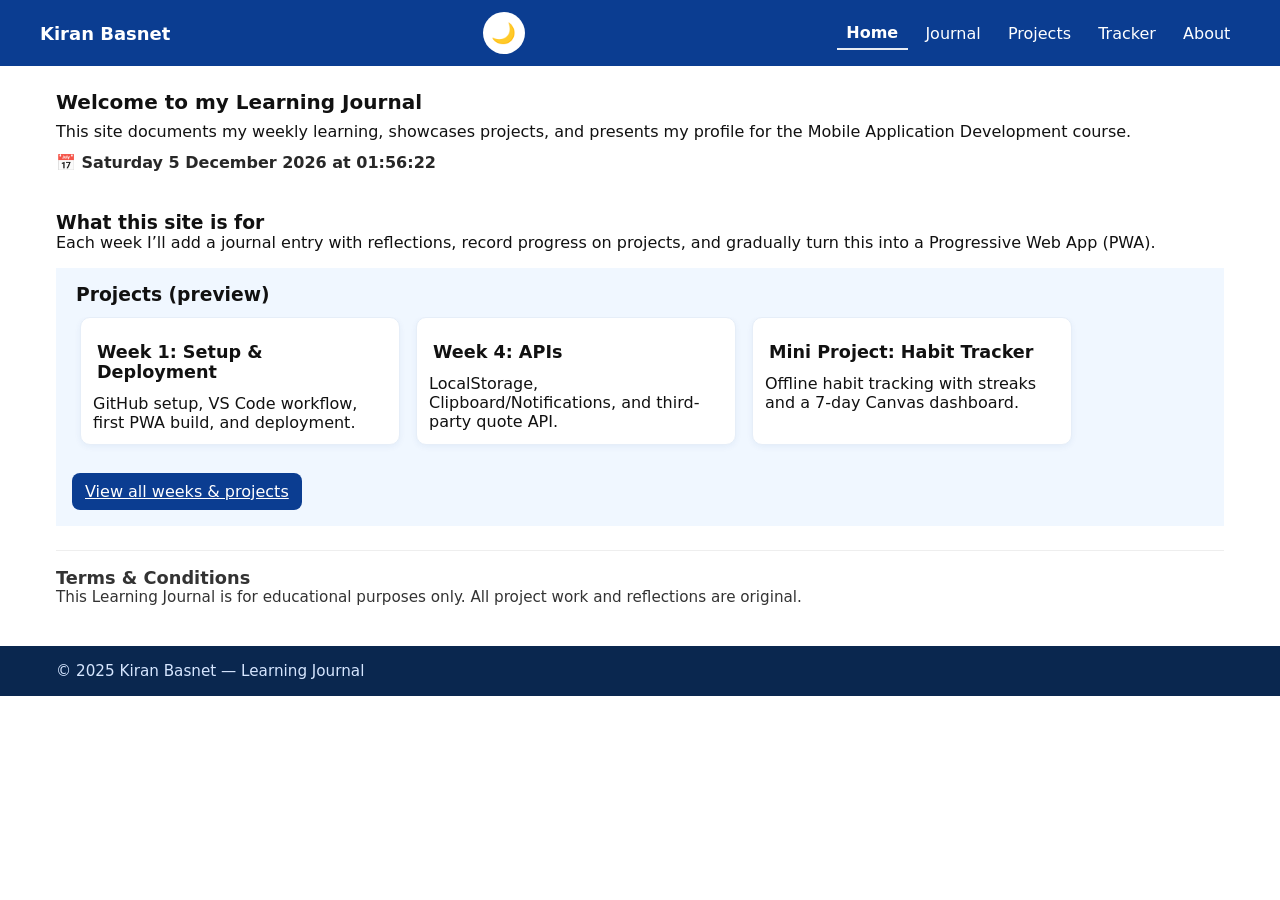
<file: index.html>
<!doctype html>
<html lang="en">
<head>
  <meta charset="utf-8" />
  <meta name="viewport" content="width=device-width, initial-scale=1" />

  <title>Learning Journal — Home</title>

  <!-- PWA -->
  <link rel="manifest" href="./manifest.json">
  <meta name="theme-color" content="#0f172a">
  <link rel="icon" href="./icon-192.png">

  <!-- CSS -->
  <link rel="stylesheet" href="./style.css">
</head>

<body>
  <!-- Header -->
  <header class="site-header">
    <div class="container">
      <h1 class="logo">Kiran Basnet</h1>

      <!-- Theme Toggle Button -->
      <button id="themeToggle" class="theme-toggle" aria-label="Toggle theme">🌙</button>

      <!-- Hamburger Button -->
      <button class="menu-toggle" aria-label="Toggle navigation">
        <span class="bar"></span>
        <span class="bar"></span>
        <span class="bar"></span>
      </button>

      <!-- Nav placeholder -->
      <nav id="nav-placeholder" class="main-nav" aria-label="Main navigation"></nav>
    </div>
  </header>

  <main class="container">
    <section class="hero">
      <h2>Welcome to my Learning Journal</h2>
      <p>
        This site documents my weekly learning, showcases projects, and presents my profile
        for the Mobile Application Development course.
      </p>

      <p id="liveDateTime" class="datetime"></p>
    </section>

    <section class="intro">
      <h3>What this site is for</h3>
      <p>
        Each week I’ll add a journal entry with reflections, record progress on projects,
        and gradually turn this into a Progressive Web App (PWA).
      </p>
    </section>

    <section class="projects-preview" aria-labelledby="projects-heading">
      <div class="container">
        <h3 id="projects-heading">Projects (preview)</h3>

        <div class="projects-grid">
          <a href="./journal.html?week=1" class="project-card">
            <h3>Week 1: Setup & Deployment</h3>
            <p>GitHub setup, VS Code workflow, first PWA build, and deployment.</p>
          </a>

          <a href="./journal.html?week=4" class="project-card">
            <h3>Week 4: APIs</h3>
            <p>LocalStorage, Clipboard/Notifications, and third-party quote API.</p>
          </a>

          <a href="./tracker.html" class="project-card">
            <h3>Mini Project: Habit Tracker</h3>
            <p>Offline habit tracking with streaks and a 7-day Canvas dashboard.</p>
          </a>
        </div>

        <p style="margin-top: 0.75rem;">
          <a href="./projects.html" class="btn">View all weeks & projects</a>
        </p>
      </div>
    </section>

    <section class="terms container" aria-labelledby="terms-heading">
      <h3 id="terms-heading">Terms &amp; Conditions</h3>
      <p>
        This Learning Journal is for educational purposes only. All project work and reflections are original.
      </p>
    </section>
  </main>

  <footer class="site-footer">
    <div class="container">
      <p>© 2025 Kiran Basnet — Learning Journal</p>
    </div>
  </footer>

  <!-- Scripts -->
  <script src="./script.js" defer></script>
  <script src="./storage.js" defer></script>

  <!-- Service Worker -->
  <script>
    if ("serviceWorker" in navigator) {
      window.addEventListener("load", async () => {
        try {
          await navigator.serviceWorker.register("./sw.js");
          console.log("✅ Service Worker registered");
        } catch (err) {
          console.log("❌ Service Worker registration failed:", err);
        }
      });
    }
  </script>
</body>
</html>
</file>
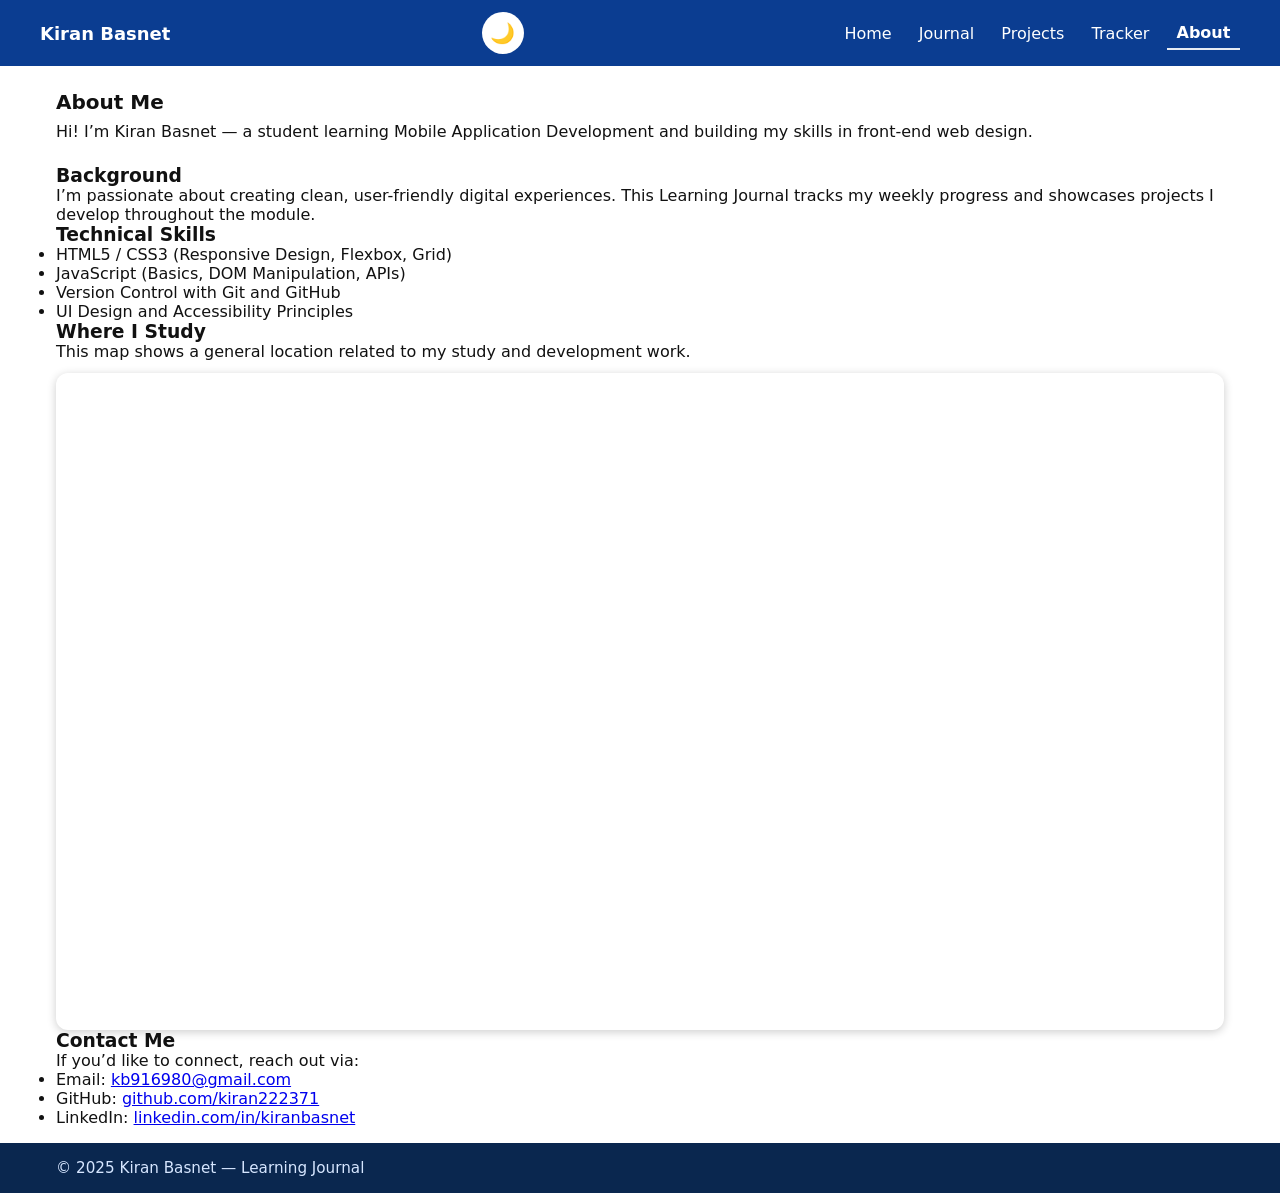
<file: about.html>
<!doctype html>
<html lang="en">
<head>
  <meta charset="utf-8" />
  <meta name="viewport" content="width=device-width, initial-scale=1" />
  <title>Learning Journal — About Me</title>

 
  <link rel="stylesheet" href="./style.css">
</head>

<body>
  <!-- Header -->
  <header class="site-header">
    <div class="container">
      <h1 class="logo">Kiran Basnet</h1>

      
      <button id="themeToggle" class="theme-toggle" aria-label="Toggle theme">🌙</button>

      <!-- Hamburger Button -->
      <button class="menu-toggle" aria-label="Toggle navigation">
        <span class="bar"></span>
        <span class="bar"></span>
        <span class="bar"></span>
      </button>

      <nav id="nav-placeholder" class="main-nav" aria-label="Main navigation"></nav>
    </div>
  </header>


  <main class="container">
    <section class="hero">
      <h2>About Me</h2>
      <p>Hi! I’m Kiran Basnet — a student learning Mobile Application Development and building my skills in front-end web design.</p>
    </section>

    <section class="about-details">
      <h3>Background</h3>
      <p>
        I’m passionate about creating clean, user-friendly digital experiences.
        This Learning Journal tracks my weekly progress and showcases projects I develop throughout the module.
      </p>
    </section>

    <section class="skills">
      <h3>Technical Skills</h3>
      <ul>
        <li>HTML5 / CSS3 (Responsive Design, Flexbox, Grid)</li>
        <li>JavaScript (Basics, DOM Manipulation, APIs)</li>
        <li>Version Control with Git and GitHub</li>
        <li>UI Design and Accessibility Principles</li>
      </ul>
    </section>

    
    <section class="location">
      <h3>Where I Study</h3>
      <p>This map shows a general location related to my study and development work.</p>

      <div class="map-container">
        <iframe
          title="Map showing University for the Creative Arts"
          src="https://www.google.com/maps/embed?pb=!1m18!1m12!1m3!1d2499.199939614577!2d-0.8067141077442791!3d51.21539235474708!2m3!1f0!2f0!3f0!3m2!1i1024!2i768!4f13.1!3m3!1m2!1s0x48742dad1cfba769%3A0x78f847b79c623abe!2sUniversity%20for%20the%20Creative%20Arts!5e0!3m2!1sen!2suk!4v1764066450290!5m2!1sen!2suk"
          style="border:0;"
          allowfullscreen=""
          loading="lazy"
          referrerpolicy="no-referrer-when-downgrade">
        </iframe>
      </div>
    </section>

    <section class="contact">
      <h3>Contact Me</h3>
      <p>If you’d like to connect, reach out via:</p>
      <ul>
        <li>Email: <a href="mailto:kb916980@gmail.com">kb916980@gmail.com</a></li>
        <li>GitHub: <a href="https://github.com/kiran222371" target="_blank" rel="noopener noreferrer">github.com/kiran222371</a></li>
        <li>LinkedIn: <a href="#" target="_blank" rel="noopener noreferrer">linkedin.com/in/kiranbasnet</a></li>
      </ul>
    </section>
  </main>

 
  <footer class="site-footer">
    <div class="container">
      <p>© 2025 Kiran Basnet — Learning Journal</p>
    </div>
  </footer>

  
  <script src="./script.js"></script>
</body>
</html>
</file>
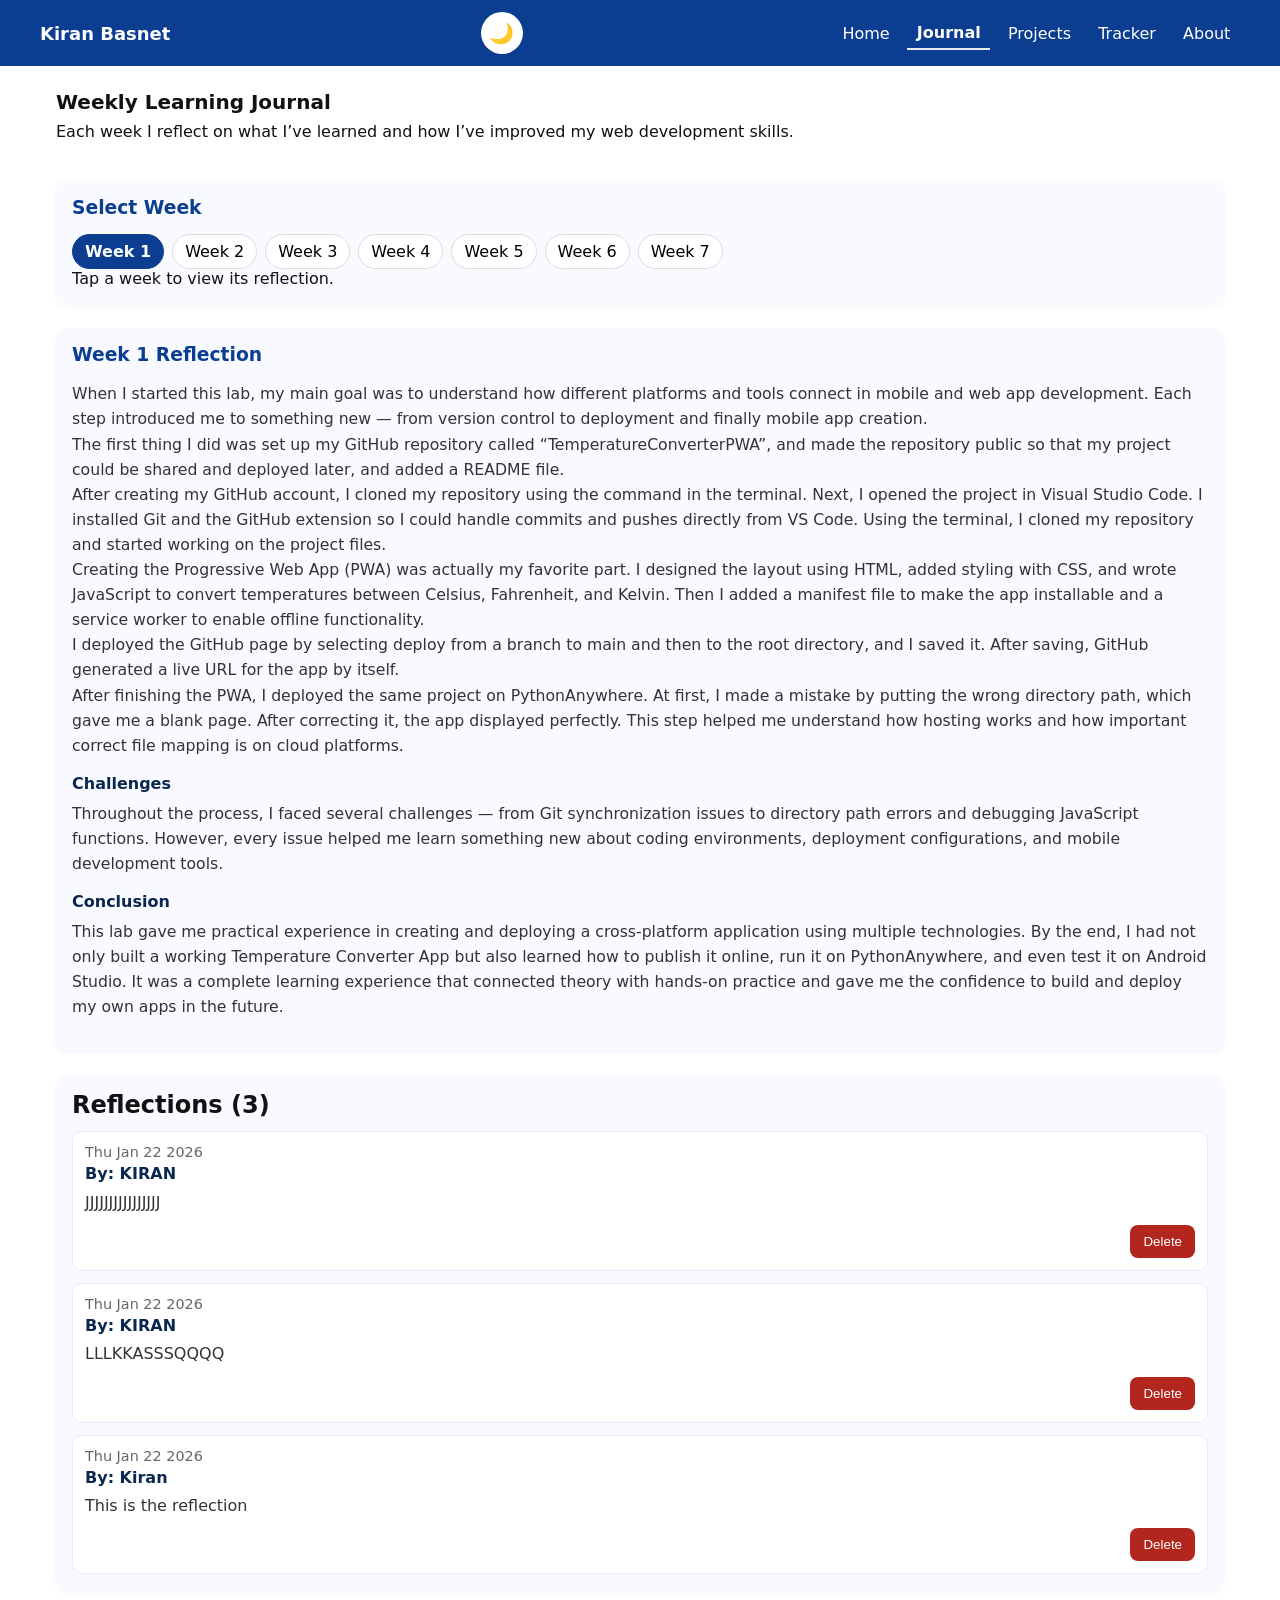
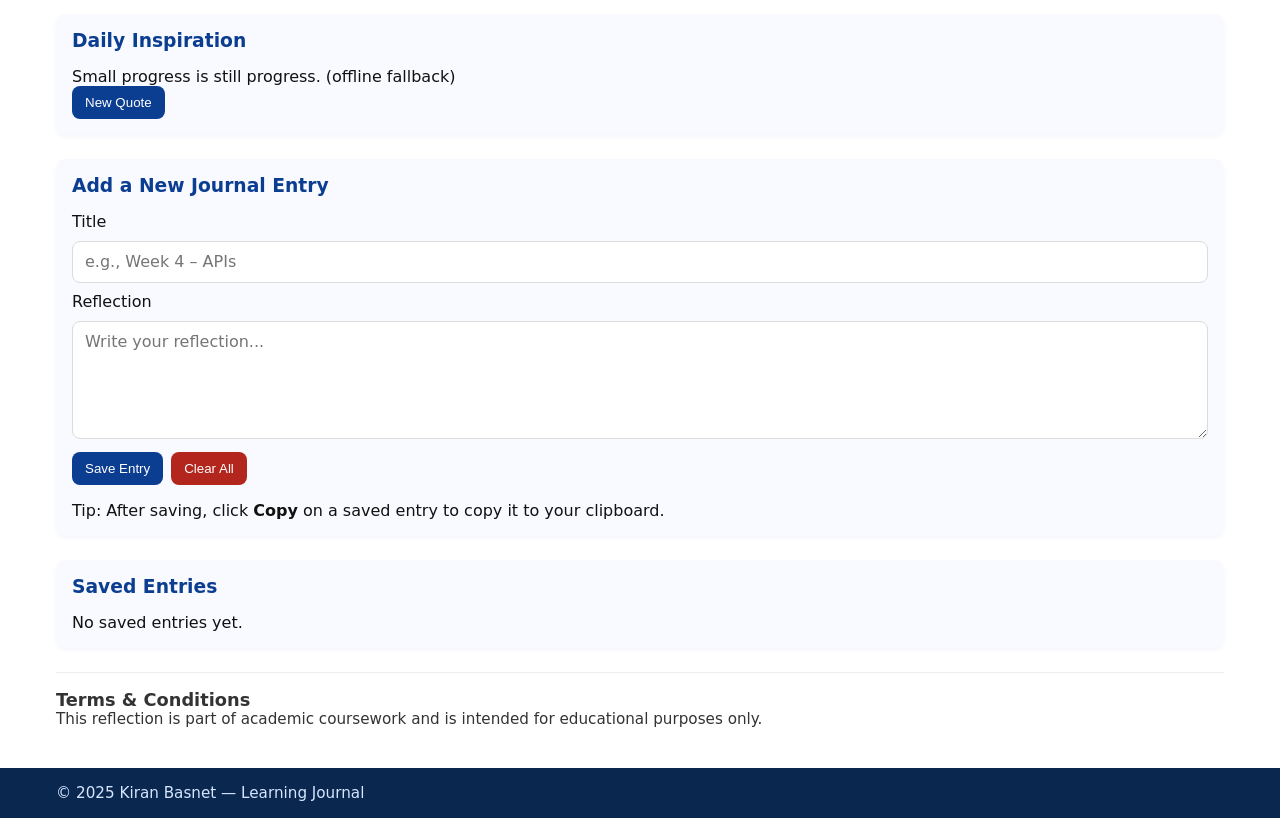
<file: journal.html>
<!doctype html>
<html lang="en">
<head>
  <meta charset="utf-8" />
  <meta name="viewport" content="width=device-width, initial-scale=1" />

  <title>Learning Journal — Weekly Reflections</title>

  <!-- PWA -->
  <link rel="manifest" href="./manifest.json">
  <meta name="theme-color" content="#0f172a">
  <link rel="icon" href="./icon-192.png">

  <!-- CSS -->
  <link rel="stylesheet" href="./style.css">
</head>

<body>
  <!-- Header -->
  <header class="site-header">
    <div class="container">
      <h1 class="logo">Kiran Basnet</h1>

      <!-- Theme Toggle Button -->
      <button id="themeToggle" class="theme-toggle" aria-label="Toggle theme">🌙</button>

      <!-- Hamburger Button -->
      <button class="menu-toggle" aria-label="Toggle navigation">
        <span class="bar"></span>
        <span class="bar"></span>
        <span class="bar"></span>
      </button>

      <!-- Nav placeholder (JS injects links) -->
      <nav id="nav-placeholder" class="main-nav" aria-label="Main navigation"></nav>
    </div>
  </header>

  <!-- Main -->
  <main class="container">
    <section class="hero">
      <h2>Weekly Learning Journal</h2>
      <p>Each week I reflect on what I’ve learned and how I’ve improved my web development skills.</p>
    </section>

    <!-- Week Selector -->
    <section class="journal-entry" id="week-selector">
      <h3>Select Week</h3>
      <div class="week-buttons" role="tablist" aria-label="Weekly reflections">
        <button class="week-btn active" type="button" data-week="1">Week 1</button>
        <button class="week-btn" type="button" data-week="2">Week 2</button>
        <button class="week-btn" type="button" data-week="3">Week 3</button>
        <button class="week-btn" type="button" data-week="4">Week 4</button>
        <button class="week-btn" type="button" data-week="5">Week 5</button>
        <button class="week-btn" type="button" data-week="6">Week 6</button>
        <button class="week-btn" type="button" data-week="7">Week 7</button>
      </div>
      <p class="helper-text">Tap a week to view its reflection.</p>
    </section>

    <!-- =========================
         WEEK 1
    ========================== -->
    <section class="journal-entry week-content" data-week="1">
      <h3>Week 1 Reflection</h3>

      <article class="journal-question">
        <p>
          When I started this lab, my main goal was to understand how different platforms and tools connect in mobile and web app development.
          Each step introduced me to something new — from version control to deployment and finally mobile app creation.
        </p>
        <p>
          The first thing I did was set up my GitHub repository called “TemperatureConverterPWA”, and made the repository public so that my
          project could be shared and deployed later, and added a README file.
        </p>
        <p>
          After creating my GitHub account, I cloned my repository using the command in the terminal.
          Next, I opened the project in Visual Studio Code. I installed Git and the GitHub extension so I could handle commits and pushes directly
          from VS Code. Using the terminal, I cloned my repository and started working on the project files.
        </p>
        <p>
          Creating the Progressive Web App (PWA) was actually my favorite part. I designed the layout using HTML, added styling with CSS, and wrote
          JavaScript to convert temperatures between Celsius, Fahrenheit, and Kelvin. Then I added a manifest file to make the app installable and a
          service worker to enable offline functionality.
        </p>
        <p>
          I deployed the GitHub page by selecting deploy from a branch to main and then to the root directory, and I saved it. After saving, GitHub
          generated a live URL for the app by itself.
        </p>
        <p>
          After finishing the PWA, I deployed the same project on PythonAnywhere. At first, I made a mistake by putting the wrong directory path,
          which gave me a blank page. After correcting it, the app displayed perfectly. This step helped me understand how hosting works and how
          important correct file mapping is on cloud platforms.
        </p>
      </article>

      <article class="journal-question">
        <h4>Challenges</h4>
        <p>
          Throughout the process, I faced several challenges — from Git synchronization issues to directory path errors and debugging JavaScript functions.
          However, every issue helped me learn something new about coding environments, deployment configurations, and mobile development tools.
        </p>
      </article>

      <article class="journal-question">
        <h4>Conclusion</h4>
        <p>
          This lab gave me practical experience in creating and deploying a cross-platform application using multiple technologies. By the end, I had not only
          built a working Temperature Converter App but also learned how to publish it online, run it on PythonAnywhere, and even test it on Android Studio.
          It was a complete learning experience that connected theory with hands-on practice and gave me the confidence to build and deploy my own apps in the future.
        </p>
      </article>
    </section>

    <!-- =========================
         WEEK 2
    ========================== -->
    <section class="journal-entry week-content" data-week="2">
      <h3>Week 2 Reflection</h3>

      <article class="journal-question">
        <h4>1️⃣ How did you approach mobile-first design?</h4>
        <p>
          My first step was to plan for smaller screens rather than starting with the desktop layout.
          I created the base structure in HTML and wrote CSS that worked well on a mobile display without any media queries.
          After confirming everything looked balanced and readable, I gradually added breakpoints for tablets and laptops.
          Each new rule was added only when the design required extra space or a layout adjustment.
          This way, the site adapted naturally and stayed clean on every screen size.
        </p>
      </article>

      <article class="journal-question">
        <h4>2️⃣ What was the most useful HTML or CSS concept you applied this week?</h4>
        <p>
          The concepts I found most valuable were <strong>Flexbox</strong> for alignment and <strong>responsive units</strong> such as
          <code>rem</code> and <code>%</code>. Flexbox helped organize the header and navigation, while flexible sizing made
          the sections scale smoothly. I also learned how helpful it is to separate content structure from presentation —
          keeping the HTML semantic and letting CSS handle all the visual styling. This improved the site’s accessibility and maintainability.
        </p>
      </article>

      <article class="journal-question">
        <h4>3️⃣ What part of HTML or CSS did you find most challenging or confusing?</h4>
        <p>
          I initially struggled with combining multiple media queries and understanding which rules took priority.
          When testing different screen widths, some styles didn’t behave as expected.
          I resolved this by experimenting step-by-step in the browser dev tools, checking which selectors were active at each size.
          Through that trial and error, I gained a clearer sense of how cascading and inheritance work in responsive design.
        </p>
      </article>
    </section>

    <!-- =========================
         WEEK 3
    ========================== -->
    <section class="journal-entry week-content" data-week="3">
      <h3>Week 3 Reflection — JavaScript &amp; DOM Manipulation</h3>

      <article class="journal-question">
        <h4>1. Which DOM selection methods did you use, and why did you choose them?</h4>
        <p>
          In this week’s work, I used both <code>getElementById()</code> and <code>querySelector()</code> to interact with elements on my website.
          I used <code>getElementById()</code> for specific elements such as the live date/time display and the theme toggle button because it is simple,
          direct, and efficient when targeting single elements. I used <code>querySelector()</code> for classes and multiple elements like the navigation links
          and hamburger menu, as it allowed me to select elements flexibly and manage them through JavaScript. Using both methods together made my code cleaner
          and easier to understand.
        </p>
      </article>

      <article class="journal-question">
        <h4>2. What was the most challenging part about linking JavaScript with your HTML?</h4>
        <p>
          The most challenging part was ensuring that all the JavaScript features worked consistently across every page of my Learning Journal.
          At first, my navigation and theme switcher worked only on the homepage because some pages didn’t include the same HTML elements.
          I solved this by creating a reusable JavaScript navigation menu so that all pages shared the same structure. Once the header was consistent across pages,
          my JavaScript functions worked everywhere without needing to repeat code.
        </p>
      </article>

      <article class="journal-question">
        <h4>3. How did you test and debug your JavaScript code?</h4>
        <p>
          I tested my code step-by-step using the browser console and developer tools. Whenever something didn’t behave as expected, I used
          <code>console.log()</code> to check variable values and verify that event listeners were running correctly. I also inspected the DOM structure in
          Chrome DevTools to make sure that JavaScript was selecting the right elements. By testing regularly after every small change, I was able to identify
          issues quickly and confirm that all features — including the live date/time and theme switcher — were functioning smoothly on all pages.
        </p>
      </article>
    </section>

    <!-- =========================
         WEEK 4
    ========================== -->
    <section class="journal-entry week-content" data-week="4">
      <h3>Week 4 Reflection — Introduction to APIs</h3>

      <article class="journal-question">
        <h4>1. Which Storage, Browser, and Third-Party APIs did you choose, and why?</h4>
        <p>
          For the Storage API, I used LocalStorage to save and retrieve journal entries. I chose LocalStorage because it is simple to implement and allows data
          to persist even after the browser is closed or refreshed, which is ideal for a learning journal application.
        </p>
        <p>
          For the Browser API, I used the Clipboard API and the Notifications API. The Clipboard API allows users to easily copy saved journal entries, improving usability.
          The Notifications API provides immediate feedback when an entry is successfully saved, which enhances the user experience.
        </p>
        <p>
          For the Third-Party API, I integrated a public quote API to display a “Daily Inspiration” section. This was chosen to demonstrate how external data can be fetched
          and displayed dynamically, making the journal more engaging and interactive.
        </p>
      </article>

      <article class="journal-question">
        <h4>2. How did you integrate each API with DOM manipulation?</h4>
        <p>
          The Storage API was integrated by capturing form input values and saving them to LocalStorage as JavaScript objects. These stored entries are retrieved on page load
          and dynamically inserted into the DOM using JavaScript, allowing saved entries to be displayed without hard-coding content.
        </p>
        <p>
          The Browser APIs interact with the DOM through event listeners. When a user clicks the “Copy” button, the Clipboard API copies the relevant text from the DOM.
          When an entry is saved, a custom event triggers the Notifications API to display a confirmation message.
        </p>
        <p>
          The Third-Party API uses the <code>fetch()</code> method to retrieve quote data asynchronously. The response is processed and inserted into the DOM so that the quote
          updates dynamically when the page loads or when the user clicks the “New Quote” button.
        </p>
      </article>

      <article class="journal-question">
        <h4>3. What challenges did you encounter, and how did you solve them?</h4>
        <p>
          One challenge I encountered was that the original quote API failed to load due to an HTTPS certificate error, which caused the browser to block the request.
          I identified this issue using the browser developer console. To solve this, I switched to a more reliable API and implemented a fallback system that displays local quotes
          if the external service fails.
        </p>
        <p>
          Another challenge was resolving Git merge conflicts when pushing changes to GitHub. I resolved this by using the VS Code merge editor, carefully selecting the correct
          versions of files and committing the resolved changes. This helped me better understand version control workflows.
        </p>
      </article>

      <article class="journal-question">
        <h4>4. In what ways do these APIs improve your Learning Journal PWA?</h4>
        <p>
          These APIs significantly improve the functionality and usability of the Learning Journal PWA. LocalStorage ensures that journal entries are persistent and reliable.
          Browser APIs improve interactivity by providing quick actions such as copying text and receiving notifications. The Third-Party API adds dynamic external content, making the
          application more engaging.
        </p>
        <p>
          Overall, the use of APIs transforms the journal from a static webpage into a more interactive and robust progressive web application that better supports reflective learning.
        </p>
      </article>
    </section>

    <!-- =========================
         WEEK 5
    ========================== -->
    <section class="journal-entry week-content" data-week="5">
      <h3>Week 5 Reflection</h3>

      <article class="journal-question">
        <h4>1. What did you learn about using Python with web projects this week?</h4>
        <p>
          This lab helped me understand how Python can be used as a simple backend tool to manage data for a web project. I learned how to read from and write to a JSON file using Python,
          and how that file can act as a bridge between backend logic and frontend JavaScript. This showed me a practical way to store data outside the browser while still keeping the project lightweight.
        </p>
      </article>

      <article class="journal-question">
        <h4>2. How did JavaScript and Python work together in your solution?</h4>
        <p>
          Python was responsible for collecting user input and saving reflections to a JSON file, while JavaScript used the Fetch API to read that JSON file and display the data dynamically on the webpage.
          Although Python and JavaScript did not communicate directly, the shared JSON file allowed them to work together effectively by separating data storage from presentation.
        </p>
      </article>

      <article class="journal-question">
        <h4>3. What challenges did you face, and how did you solve them?</h4>
        <p>
          One challenge was understanding why the Python script worked locally but not on GitHub Pages. I learned that GitHub Pages only serves static files and cannot execute Python code.
          I solved this by running the Python script locally to update the JSON file and then committing the updated file to GitHub so it could be displayed. I also had to carefully manage file paths
          to ensure the JSON file could be fetched correctly.
        </p>
      </article>

      <article class="journal-question">
        <h4>4. What additional feature did you implement and why?</h4>
        <p>
          I added a reflection counter that displays the total number of reflections stored in the JSON file. This feature uses the same fetched data and provides useful feedback to the user while also
          demonstrating additional interaction with the JSON data, satisfying the lab’s extension requirement.
        </p>
      </article>
    </section>

    <!-- =========================
         WEEK 6
    ========================== -->
    <section class="journal-entry week-content" data-week="6">
      <h3>Week 6 Reflection — Flask Backend Integration</h3>

      <article class="journal-question">
        <h4>1. Why is the frontend–backend connection important?</h4>
        <p>
          The frontend–backend connection is important because it allows the user interface to communicate with the server where data is stored and processed.
          The frontend handles user interaction and presentation, while the backend manages data storage, validation, and logic. By connecting the frontend to the backend using Fetch API, the application becomes dynamic and persistent,
          allowing user input to be saved and retrieved even after refreshing the page.
        </p>
      </article>

      <article class="journal-question">
        <h4>2. Which HTTP methods did you use in Flask, and why?</h4>
        <p>
          I used the GET, POST, and DELETE HTTP methods in Flask. The GET method was used to retrieve all reflections from the server.
          The POST method was used to submit new reflections from the frontend to the backend and save them in a JSON file.
          The DELETE method was added as an extra feature to remove reflections from the server. Each method was chosen because it follows RESTful conventions and clearly represents the action being performed.
        </p>
      </article>

      <article class="journal-question">
        <h4>3. What is the difference between using Flask to store and load JSON data and reading JSON directly in the browser?</h4>
        <p>
          Reading JSON directly in the browser only works for static data and does not allow secure or persistent updates. Using Flask to store and load JSON data allows the server to control how data is saved, validated, and accessed.
          Flask also enables multiple users to interact with the same data source and ensures that changes persist across sessions. This approach is more scalable and realistic for real-world applications.
        </p>
      </article>

      <article class="journal-question">
        <h4>4. Did you face any difficulties when running your project on PythonAnywhere? How did you handle them?</h4>
        <p>
          Yes, I faced several difficulties when running the project on PythonAnywhere, including routing errors, file path issues, and pages returning “Not Found” errors.
          I resolved these issues by creating proper Flask routes for each HTML page, organizing files into templates and static folders, and reloading the web app after each change.
          I also used error logs on PythonAnywhere to identify and fix backend issues.
        </p>
      </article>

      <article class="journal-question">
        <h4>5. What extra feature did you build into your PWA with Flask, and why did you add it?</h4>
        <p>
          I added a feature that allows users to delete reflections using a DELETE request handled by Flask. This feature improves usability by allowing users to manage their entries instead of only adding new ones.
          It also demonstrates a deeper understanding of RESTful APIs and backend interaction beyond the minimum requirements.
        </p>
      </article>
    </section>

    <!-- =========================
         WEEK 7
    ========================== -->
    <section class="journal-entry week-content" data-week="7">
      <h3>Week 7 Reflection — Progressive Web App (PWA)</h3>

      <article class="journal-question">
        <h4>1. Why is it useful to enhance your Flask app with PWA features?</h4>
        <p>
          Enhancing my Flask app with Progressive Web App (PWA) features makes the application more reliable, accessible, and user-friendly.
          By adding PWA capabilities, the web app behaves more like a native application, allowing users to install it on their device and access it without relying entirely on a browser.
          This improves the overall user experience, especially on mobile devices. PWA features also improve performance and usability by enabling offline access and faster loading times, which is particularly useful when network connectivity is unstable.
        </p>
      </article>

      <article class="journal-question">
        <h4>2. What did you use to support offline access and dynamic data?</h4>
        <p>
          To support offline access, I used a service worker along with the Cache Storage API. The service worker intercepts network requests and serves cached files when the user is offline,
          ensuring that the core pages and assets remain accessible. For dynamic data, I used the Fetch API to retrieve reflections from the Flask backend in JSON format.
          When the app is online, fresh data is fetched from the server and stored in the cache so that previously loaded content can still be viewed when offline.
        </p>
      </article>

      <article class="journal-question">
        <h4>3. What extra feature did you add, and why?</h4>
        <p>
          As an extra feature, I added the ability to delete reflections from the journal. This feature improves usability by allowing users to manage their entries more effectively instead of being limited to adding content only.
          It also demonstrates interaction between the frontend and backend using HTTP methods beyond GET and POST, making the application more complete and practical.
        </p>
      </article>

      <article class="journal-question">
        <h4>4. Did you face any challenges deploying your PWA, and how did you solve them?</h4>
        <p>
          One of the main challenges I faced was configuring the service worker and ensuring that files were cached correctly without serving outdated content.
          This was resolved by clearing the browser cache and reloading the service worker through developer tools.
          Another issue involved missing PWA icons and file permission errors during deployment on PythonAnywhere.
          I solved this by correctly uploading the icon files to the static directory instead of trying to edit them.
          Testing the app using browser developer tools helped identify and fix these issues efficiently.
        </p>
      </article>
    </section>

    <!-- ✅ Lab 5: Reflections from reflections.json -->
    <section class="journal-entry" id="reflections-section">
      <h2>Reflections (<span id="reflectionCount">0</span>)</h2>
      <div id="reflectionsList">Loading reflections...</div>
    </section>

    <!-- ✅ Week 4: Third-Party API (Daily Quote) -->
    <section class="journal-entry" id="daily-quote">
      <h3>Daily Inspiration</h3>
      <p id="quoteText" aria-live="polite">Loading quote...</p>
      <button id="newQuoteBtn" type="button" class="btn">New Quote</button>
    </section>

    <!-- Week 4: Journal Entry Form (Storage API) -->
    <section class="journal-entry" id="add-entry">
      <h3>Add a New Journal Entry</h3>

      <form id="journalForm" class="journal-form" autocomplete="off">
        <label for="entryTitle">Title</label>
        <input type="text" id="entryTitle" name="entryTitle" placeholder="e.g., Week 4 – APIs" required />

        <label for="entryText">Reflection</label>
        <textarea id="entryText" name="entryText" rows="5" placeholder="Write your reflection..." required></textarea>

        <div class="form-actions">
          <button type="submit" class="btn primary">Save Entry</button>
          <button type="button" id="clearAll" class="btn danger">Clear All</button>
        </div>
      </form>

      <p class="helper-text">
        Tip: After saving, click <strong>Copy</strong> on a saved entry to copy it to your clipboard.
      </p>
    </section>

    <!-- Stored Entries render here -->
    <section class="journal-entry" id="saved-entries">
      <h3>Saved Entries</h3>
      <div id="journalList" class="entry-list" aria-live="polite"></div>
    </section>

    <!-- Terms -->
    <section class="terms container" aria-labelledby="terms-heading">
      <h3 id="terms-heading">Terms &amp; Conditions</h3>
      <p>This reflection is part of academic coursework and is intended for educational purposes only.</p>
    </section>
  </main>

  <!-- Footer -->
  <footer class="site-footer">
    <div class="container">
      <p>© 2025 Kiran Basnet — Learning Journal</p>
    </div>
  </footer>

  <!-- Scripts (GitHub Pages: root files) -->
  <script src="./reflections.js" defer></script>
  <script src="./script.js" defer></script>
  <script src="./storage.js" defer></script>
  <script src="./browser.js" defer></script>
  <script src="./thirdparty.js" defer></script>

  <!-- Week tabs logic -->
  <script>
    document.addEventListener("DOMContentLoaded", () => {
      const buttons = document.querySelectorAll(".week-btn");
      const weeks = document.querySelectorAll(".week-content");

      function showWeek(weekNum) {
        weeks.forEach((sec) => {
          sec.style.display = sec.dataset.week === weekNum ? "block" : "none";
        });

        buttons.forEach((btn) => {
          btn.classList.toggle("active", btn.dataset.week === weekNum);
        });

        localStorage.setItem("selectedWeek", weekNum);
      }

      buttons.forEach((btn) => {
        btn.addEventListener("click", () => {
          showWeek(btn.dataset.week);

          const url = new URL(window.location.href);
          url.searchParams.set("week", btn.dataset.week);
          window.history.replaceState({}, "", url);
        });
      });

      const url = new URL(window.location.href);
      const weekFromUrl = url.searchParams.get("week");
      const saved = localStorage.getItem("selectedWeek");
      const initial = weekFromUrl || saved || "1";

      showWeek(initial);
    });
  </script>

  <!-- Week button styling -->
  <style>
    .week-buttons {
      display: flex;
      flex-wrap: wrap;
      gap: 0.5rem;
      margin-top: 0.5rem;
    }
    .week-btn {
      padding: 0.45rem 0.75rem;
      border-radius: 999px;
      border: 1px solid #dcdcdc;
      background: #fff;
      cursor: pointer;
      font: inherit;
    }
    .week-btn.active {
      background: #0b3d91;
      color: #fff;
      border-color: #0b3d91;
      font-weight: 700;
    }
  </style>
</body>
</html>
</file>
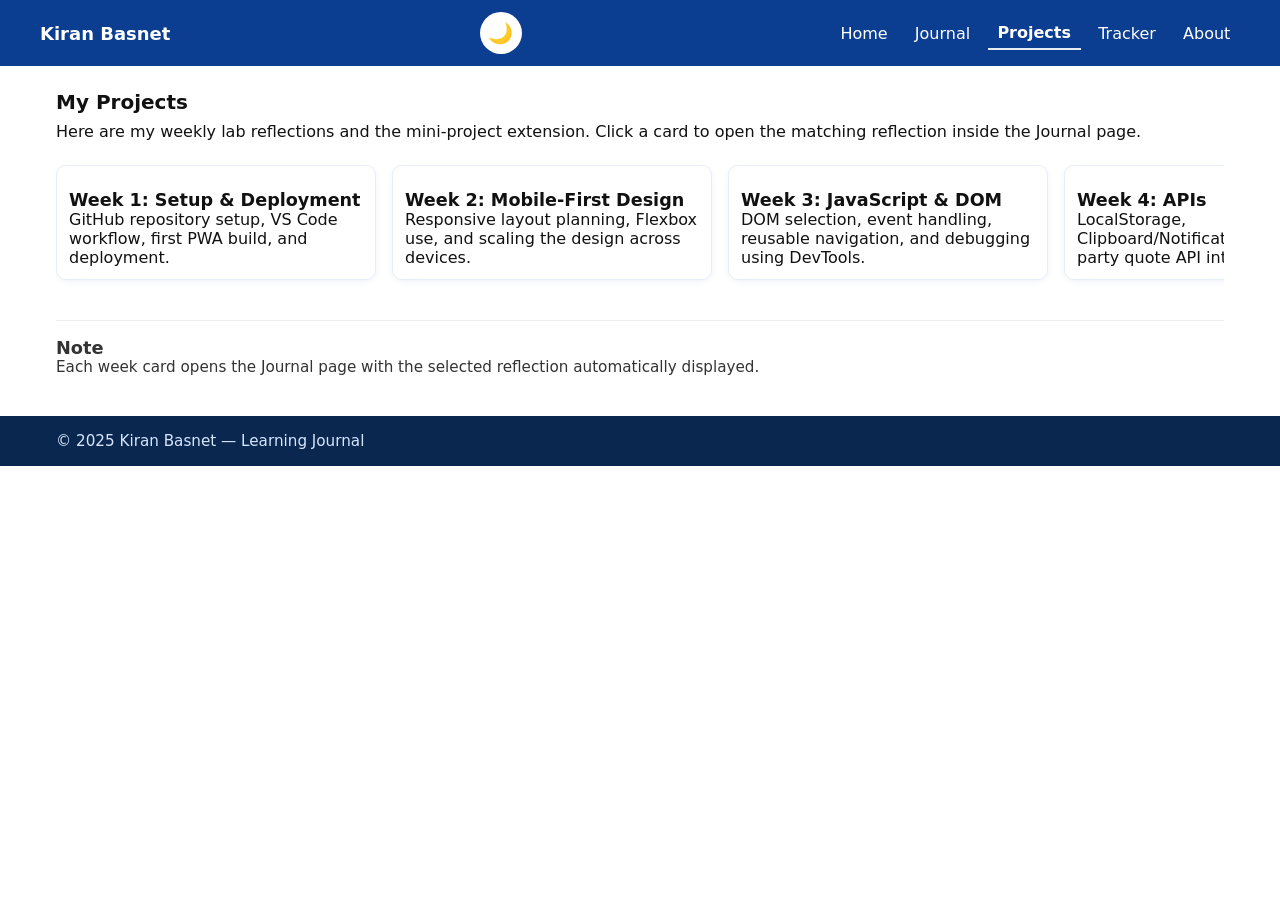
<file: projects.html>
<!doctype html>
<html lang="en">
<head>
  <meta charset="utf-8" />
  <meta name="viewport" content="width=device-width, initial-scale=1" />
  <title>Learning Journal — Projects</title>

  <!-- CSS -->
  <link rel="stylesheet" href="./style.css">

  <!-- PWA -->
  <link rel="manifest" href="./manifest.json">
  <meta name="theme-color" content="#0f172a">
  <link rel="icon" href="./icon-192.png">
</head>

<body>
  <!-- Header -->
  <header class="site-header">
    <div class="container">
      <h1 class="logo">Kiran Basnet</h1>

      <!-- Theme Toggle Button -->
      <button id="themeToggle" class="theme-toggle" aria-label="Toggle theme">🌙</button>

      <!-- Hamburger Button -->
      <button class="menu-toggle" aria-label="Toggle navigation">
        <span class="bar"></span>
        <span class="bar"></span>
        <span class="bar"></span>
      </button>

      <!-- Nav placeholder - JS will inject the real links here -->
      <nav id="nav-placeholder" class="main-nav" aria-label="Main navigation"></nav>
    </div>
  </header>

  <!-- Main content -->
  <main class="container">
    <section class="hero">
      <h2>My Projects</h2>
      <p>
        Here are my weekly lab reflections and the mini-project extension. Click a card to open the matching reflection
        inside the Journal page.
      </p>
    </section>

    <!-- Weekly Projects (click opens Journal to that week) -->
    <section class="projects-grid" aria-label="Weekly projects">
      <a class="project-card" href="./journal.html?week=1">
        <h3>Week 1: Setup &amp; Deployment</h3>
        <p>GitHub repository setup, VS Code workflow, first PWA build, and deployment.</p>
      </a>

      <a class="project-card" href="./journal.html?week=2">
        <h3>Week 2: Mobile-First Design</h3>
        <p>Responsive layout planning, Flexbox use, and scaling the design across devices.</p>
      </a>

      <a class="project-card" href="./journal.html?week=3">
        <h3>Week 3: JavaScript &amp; DOM</h3>
        <p>DOM selection, event handling, reusable navigation, and debugging using DevTools.</p>
      </a>

      <a class="project-card" href="./journal.html?week=4">
        <h3>Week 4: APIs</h3>
        <p>LocalStorage, Clipboard/Notifications, and a third-party quote API integration.</p>
      </a>

      <a class="project-card" href="./journal.html?week=5">
        <h3>Week 5: Python + JSON</h3>
        <p>Using Python to manage reflections in JSON and rendering them in the frontend.</p>
      </a>

      <a class="project-card" href="./journal.html?week=6">
        <h3>Week 6: Flask Backend</h3>
        <p>GET/POST/DELETE routes, persistence, and fixing deployment issues on PythonAnywhere.</p>
      </a>

      <a class="project-card" href="./journal.html?week=7">
        <h3>Week 7: PWA Features</h3>
        <p>Manifest + service worker caching, offline access, and installability improvements.</p>
      </a>

      <a class="project-card" href="./tracker.html">
        <h3>Mini Project: Habit Tracker</h3>
        <p>Offline habit tracking with streaks and a 7-day Canvas progress dashboard.</p>
      </a>
    </section>

    <!-- Optional: small note -->
    <section class="terms container" aria-labelledby="projects-note">
      <h3 id="projects-note">Note</h3>
      <p>
        Each week card opens the Journal page with the selected reflection automatically displayed.
      </p>
    </section>
  </main>

  <!-- Footer -->
  <footer class="site-footer">
    <div class="container">
      <p>© 2025 Kiran Basnet — Learning Journal</p>
    </div>
  </footer>

  <!-- JS -->
  <script src="./script.js" defer></script>
  <script src="./storage.js" defer></script>
</body>
</html>
</file>
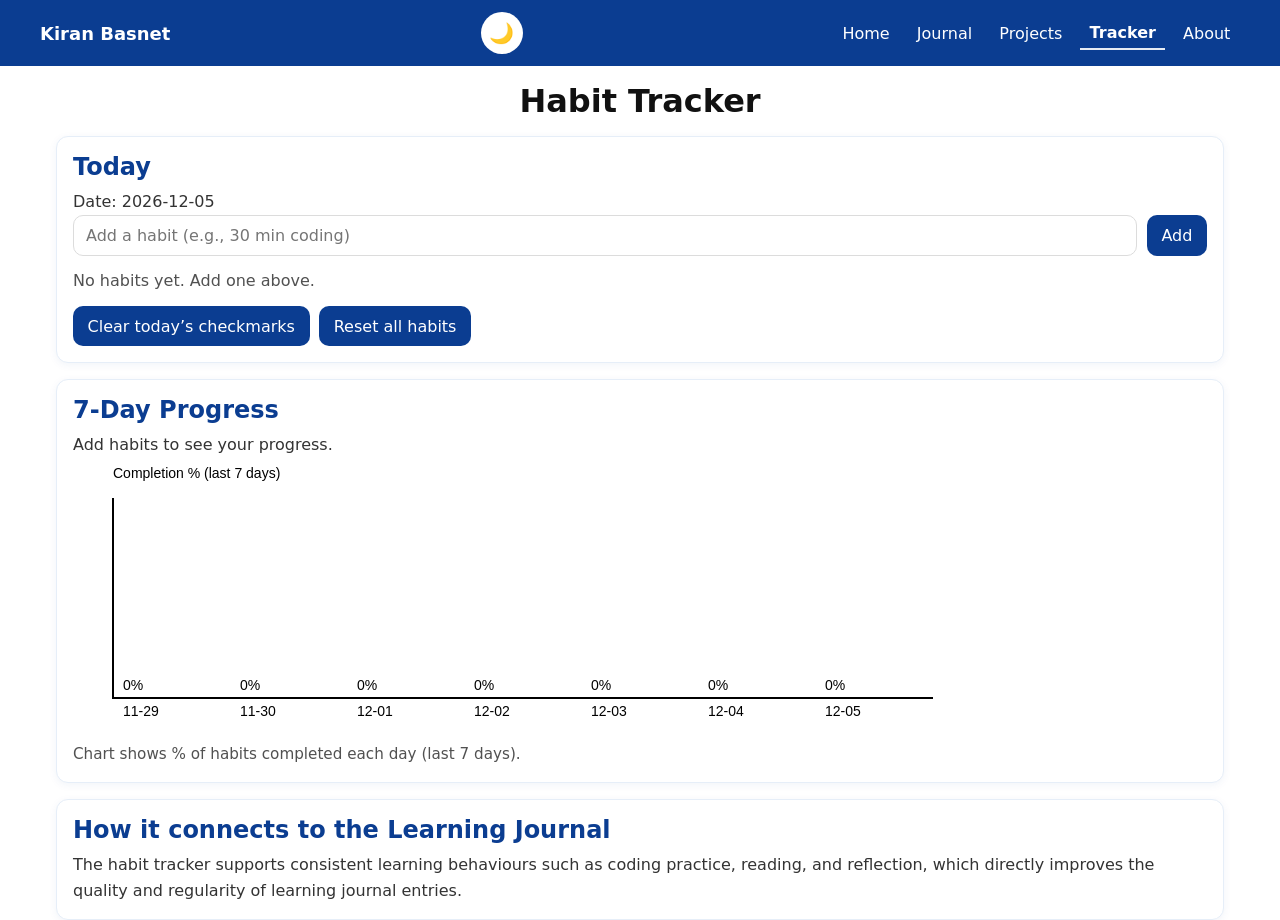
<file: tracker.html>
<!DOCTYPE html>
<html lang="en">
<head>
  <meta charset="UTF-8" />
  <meta name="viewport" content="width=device-width, initial-scale=1.0" />
  <title>Habit Tracker</title>

  <!-- CSS -->
  <link rel="stylesheet" href="./style.css" />

  <!-- PWA (optional but consistent) -->
  <link rel="manifest" href="./manifest.json">
  <meta name="theme-color" content="#0f172a">
  <link rel="icon" href="./icon-192.png">
</head>

<body>
  <header class="site-header">
    <div class="container">
      <h1 class="logo">Kiran Basnet</h1>

      <button id="themeToggle" class="theme-toggle" aria-label="Toggle theme">🌙</button>

      <button class="menu-toggle" aria-label="Menu">
        <span class="bar"></span>
        <span class="bar"></span>
        <span class="bar"></span>
      </button>

      <!-- Nav injected by script.js -->
      <nav id="nav-placeholder" class="main-nav" aria-label="Main navigation"></nav>
    </div>
  </header>

  <main class="container">
    <h1 style="text-align:center; margin: 1rem 0;">Habit Tracker</h1>

    <section class="card">
      <h2>Today</h2>
      <p id="todayLabel"></p>

      <form id="habitForm" class="row">
        <input id="habitInput" type="text" placeholder="Add a habit (e.g., 30 min coding)" required />
        <button type="submit">Add</button>
      </form>

      <div id="habitList" class="list"></div>

      <div class="row" style="margin-top: 12px;">
        <button id="clearTodayBtn" type="button">Clear today’s checkmarks</button>
        <button id="resetAllBtn" type="button">Reset all habits</button>
      </div>
    </section>

    <section class="card">
      <h2>7-Day Progress</h2>
      <p><span id="summaryText"></span></p>
      <canvas id="weekChart" width="900" height="280" style="max-width: 100%;"></canvas>
      <p style="opacity: 0.85; font-size: 0.95rem;">
        Chart shows % of habits completed each day (last 7 days).
      </p>
    </section>

    <section class="card">
      <h2>How it connects to the Learning Journal</h2>
      <p>
        The habit tracker supports consistent learning behaviours such as coding practice,
        reading, and reflection, which directly improves the quality and regularity of
        learning journal entries.
      </p>
    </section>
  </main>

  <!-- Scripts -->
  <script src="./script.js" defer></script>
  <script src="./tracker.js" defer></script>
</body>
</html>
</file>
<file: style.css>
/* =============================
   GLOBAL
============================= */
* { box-sizing: border-box; margin: 0; padding: 0; }

html, body {
  height: 100%;
  font-family: system-ui, Arial, sans-serif;
  color: #111;
  background: #fff;
}

img { max-width: 100%; height: auto; display: block; }

.container {
  padding: 0 1rem;
  max-width: 1100px;
  margin: 0 auto;
}

/* =============================
   HEADER / NAV (Unified)
   - Works for all pages including tracker
============================= */

.site-header {
  background: #0b3d91;
  color: #fff;
  position: relative;
  z-index: 1000;
  border-bottom: none;
}

.site-header .container {
  display: flex;
  align-items: center;
  justify-content: space-between;
  padding: 0.75rem 0;
}

.logo {
  font-size: 1.125rem;
  font-weight: 600;
  color: #fff;
}

.main-nav {
  display: flex;
  align-items: center;
  gap: 0.5rem;
}

.main-nav a {
  text-decoration: none;
  padding: 0.4rem 0.6rem;
  display: inline-block;
  color: #fff;
  transition: background 0.2s, color 0.2s;
}

.main-nav a:hover {
  background: rgba(255,255,255,0.06);
  border-radius: 6px;
}

.main-nav a.active {
  font-weight: 700;
  border-bottom: 2px solid rgba(255,255,255,0.9);
}

/* Tracker and other pages that use "app-header" + "top-nav" */
.app-header {
  padding: 1rem 0 0.5rem 0;
  text-align: center;
}

.app-header h1 {
  font-size: 2rem;
  font-weight: 700;
  margin-bottom: 0.4rem;
}

.top-nav {
  display: flex;
  justify-content: center;
  align-items: center;
  gap: 1rem;
  margin-bottom: 0.5rem;
}

.top-nav nav a {
  text-decoration: none;
  font-weight: 600;
  color: #0b3d91;
}

.top-nav nav a.active {
  text-decoration: underline;
}

/* =============================
   HERO / HOME SECTIONS
============================= */
.hero { padding: 1.5rem 0; }
.hero h2 { font-size: 1.25rem; margin-bottom: 0.5rem; }
.intro { padding: 1rem 0; }

.datetime {
  margin-top: 0.75rem;
  font-weight: 600;
  opacity: 0.9;
}

/* =============================
   PROJECTS PREVIEW / GRID
============================= */
.projects-preview {
  background: #f0f7ff;
  padding: 1rem 0;
}

.projects-preview h3 {
  margin-bottom: 0.75rem;
  padding-left: 0.25rem;
}

.projects-grid {
  display: flex;
  gap: 1rem;
  overflow-x: auto;
  scroll-behavior: smooth;
  -webkit-overflow-scrolling: touch;
  padding: 0 0.5rem 1rem 0.5rem;
  scroll-snap-type: x mandatory;
}

/* =============================
   PROJECT CARDS
============================= */

.project-card {
  flex: 0 0 280px;
  scroll-snap-align: start;
  border: 1px solid #e6eef8;
  padding: 0.75rem;
  border-radius: 10px;
  background: #ffffff;
  box-shadow: 0 2px 6px rgba(11,61,145,0.06);
  transition: transform 0.25s ease, box-shadow 0.3s ease;
  display: block;
  text-decoration: none;
  color: inherit;
}

.project-card:hover {
  transform: translateY(-6px);
  box-shadow: 0 4px 10px rgba(0,0,0,0.15);
}

.project-card img {
  width: 100%;
  height: auto;
  border-radius: 8px;
  margin-bottom: 0.5rem;
}

.project-card h3 {
  margin-top: 0.75rem;
  font-size: 1.1rem;
  color: #111;
}

/* Hover effect for project previews */
.projects-preview .project-card:hover {
  transform: translateY(-4px) scale(1.02);
}

/* =============================
   PROJECT DETAIL PAGE
============================= */
.project-detail {
  background: #ffffff;
  border: 1px solid #e6eef8;
  border-radius: 12px;
  padding: 1rem;
  margin: 1.25rem 0;
  box-shadow: 0 2px 8px rgba(11,61,145,0.06);
}

.project-detail h2 {
  color: #0b3d91;
  margin-bottom: 0.75rem;
}

.project-detail p {
  line-height: 1.7;
  color: #333;
  margin-top: 0.75rem;
}

.back-link {
  display: inline-block;
  margin-top: 1rem;
  text-decoration: none;
  font-weight: 700;
  color: #0b3d91;
}

.back-link:hover {
  text-decoration: underline;
}

/* =============================
   TERMS / FOOTER
============================= */
.terms {
  margin: 1.5rem auto;
  padding: 1rem 0;
  border-top: 1px solid #eee;
  color: #333;
  font-size: 0.95rem;
}

.site-footer {
  background: #0a274f;
  color: #e6eef8;
  border-top: none;
  padding: 1rem 0;
  margin-top: 1rem;
}

.site-footer p {
  color: #d6e6ff;
  font-size: 0.95rem;
}

/* =============================
   HAMBURGER MENU
============================= */
.menu-toggle {
  display: none;
  flex-direction: column;
  justify-content: space-between;
  width: 28px;
  height: 22px;
  background: none;
  border: none;
  cursor: pointer;
  z-index: 1001;
  transition: transform 0.2s ease;
}

.menu-toggle .bar {
  height: 3px;
  width: 100%;
  background-color: #fff;
  border-radius: 5px;
  transition: all 0.3s ease;
}

.menu-toggle.tapped { transform: scale(0.9); }
.menu-toggle.active .bar:nth-child(1) { transform: rotate(45deg) translateY(8px); }
.menu-toggle.active .bar:nth-child(2) { opacity: 0; }
.menu-toggle.active .bar:nth-child(3) { transform: rotate(-45deg) translateY(-8px); }

@media (max-width: 700px) {
  .menu-toggle { display: flex; }

  .main-nav {
    display: flex;
    flex-direction: column;
    background: #0b3d91;
    position: absolute;
    top: 64px;
    left: 0;
    right: 0;
    border-top: 1px solid rgba(255,255,255,0.04);
    padding: 0;
    text-align: center;
    overflow: hidden;
    max-height: 0;
    opacity: 0;
    transition: max-height 0.32s ease, opacity 0.32s ease, padding 0.32s ease;
  }

  .main-nav.active {
    padding: 0.5rem 0;
    max-height: 360px;
    opacity: 1;
  }

  .main-nav a {
    display: block;
    padding: 0.75rem 1rem;
    border-bottom: 1px solid rgba(255,255,255,0.03);
    color: #fff;
  }
}

/* =============================
   JOURNAL PAGE STYLES
============================= */
.journal-entry {
  background: #f8faff;
  border-radius: 10px;
  padding: 1rem;
  box-shadow: 0 2px 4px rgba(11,61,145,0.05);
  margin: 1rem 0 1.5rem 0;
}

.journal-entry h3 {
  color: #0b3d91;
  margin-bottom: 1rem;
}

.journal-question {
  margin-bottom: 1rem;
}

.journal-question h4 {
  color: #0a274f;
  margin-bottom: 0.5rem;
}

.journal-question p {
  line-height: 1.6;
  color: #333;
  font-size: 0.98rem;
}

/* Journal form & saved entries */
.journal-form {
  display: grid;
  gap: 0.6rem;
  margin: 0.75rem 0 1rem;
}

.journal-form input,
.journal-form textarea {
  width: 100%;
  padding: 0.65rem 0.75rem;
  border: 1px solid #dcdcdc;
  border-radius: 8px;
  font: inherit;
}

.form-actions { display: flex; gap: 0.5rem; margin-top: 0.25rem; }

.btn {
  display: inline-block;
  padding: 0.5rem 0.75rem;
  border-radius: 8px;
  border: 1px solid transparent;
  background: #0b3d91;
  color: #fff;
  cursor: pointer;
}

.btn:hover { opacity: 0.9; }
.btn.danger { background: #b3261e; }
.btn.copy { background: #2e7d32; }

.entry-list { display: grid; gap: 0.75rem; margin-top: 0.5rem; }

.saved-entry {
  border: 1px solid #e6eef8;
  border-radius: 10px;
  padding: 0.75rem;
  background: #fff;
}

.saved-entry h4 { margin-bottom: 0.3rem; color: #0b3d91; }
.entry-actions { display: flex; gap: 0.5rem; margin-top: 0.5rem; }
.meta { color: #666; }

/* Reflections list (from reflections.js) */
.reflection-item {
  border: 1px solid #e6eef8;
  border-radius: 10px;
  padding: 0.75rem;
  background: #fff;
  margin-top: 0.75rem;
}

.reflection-date {
  font-size: 0.9rem;
  color: #666;
  margin-bottom: 0.25rem;
}

.reflection-name {
  font-weight: 700;
  color: #0a274f;
  margin-bottom: 0.4rem;
}

.reflection-text {
  line-height: 1.6;
  color: #333;
}

.reflection-actions {
  margin-top: 0.6rem;
  display: flex;
  gap: 0.5rem;
  justify-content: flex-end;
}

/* =============================
   MAP EMBED
============================= */
.map-container {
  position: relative;
  padding-bottom: 56.25%;
  height: 0;
  overflow: hidden;
  border-radius: 12px;
  margin-top: 0.75rem;
  box-shadow: 0 2px 10px rgba(0,0,0,0.2);
}

.map-container iframe {
  position: absolute;
  top: 0;
  left: 0;
  width: 100%;
  height: 100%;
  border: 0;
}

/* =============================
   MINI PROJECT: HABIT TRACKER UI
============================= */
.card {
  background: #ffffff;
  border: 1px solid #e6eef8;
  border-radius: 12px;
  padding: 1rem;
  margin: 1rem 0;
  box-shadow: 0 2px 8px rgba(11,61,145,0.06);
}

.row {
  display: flex;
  gap: 0.6rem;
  align-items: center;
  flex-wrap: wrap;
}

.list {
  display: grid;
  gap: 0.6rem;
  margin-top: 0.75rem;
}

.card h2 {
  color: #0b3d91;
  margin-bottom: 0.5rem;
}

.card p {
  line-height: 1.6;
  color: #333;
}

.card input[type="text"] {
  flex: 1;
  min-width: 220px;
  padding: 0.65rem 0.75rem;
  border: 1px solid #dcdcdc;
  border-radius: 10px;
  font: inherit;
  outline: none;
}

.card input[type="text"]:focus {
  border-color: #0b3d91;
  box-shadow: 0 0 0 3px rgba(11,61,145,0.12);
}

.card button {
  padding: 0.6rem 0.85rem;
  border-radius: 10px;
  border: 1px solid transparent;
  background: #0b3d91;
  color: #fff;
  cursor: pointer;
  font: inherit;
  transition: transform 0.08s ease, opacity 0.2s ease;
}

.card button:hover { opacity: 0.92; }
.card button:active { transform: scale(0.98); }

.card button.danger { background: #b3261e; }

/* Habit rows */
.habitRow {
  display: grid;
  grid-template-columns: 1fr auto auto;
  gap: 0.6rem;
  align-items: center;
  padding: 0.65rem 0.75rem;
  border: 1px solid #e6eef8;
  border-radius: 12px;
  background: #f8faff;
}

.habitItem {
  display: flex;
  align-items: center;
  gap: 0.6rem;
}

.habitItem input[type="checkbox"] {
  width: 18px;
  height: 18px;
  accent-color: #0b3d91;
}

.habitName { font-weight: 600; }

.habitMeta {
  font-size: 0.95rem;
  color: #333;
  opacity: 0.9;
}

@media (max-width: 650px) {
  .habitRow {
    grid-template-columns: 1fr;
    gap: 0.4rem;
  }
}

/* =============================
   THEME SWITCHER + DARK MODE
============================= */
.theme-toggle {
  background: #fff;
  border: 1px solid rgba(255,255,255,0.55);
  border-radius: 50%;
  font-size: 1.25rem;
  width: 42px;
  height: 42px;
  cursor: pointer;
  display: inline-flex;
  align-items: center;
  justify-content: center;
  transition: transform 0.15s ease, opacity 0.2s ease;
}

.theme-toggle:hover { transform: scale(1.08); opacity: 0.95; }

/* Dark Mode Theme */
body.dark-mode {
  background-color: #121212;
  color: #f5f5f5;
}

body.dark-mode .site-header {
  background: #1e1e1e;
  color: #fff;
}

body.dark-mode .site-footer {
  background: #1e1e1e;
  color: #bbb;
}

body.dark-mode .project-card {
  background: #1b1b1b;
  border-color: #333;
  box-shadow: 0 1px 3px rgba(255,255,255,0.1);
}

body.dark-mode .project-detail,
body.dark-mode .saved-entry,
body.dark-mode .reflection-item,
body.dark-mode .journal-entry {
  background: #1b1b1b;
  border-color: #333;
}

body.dark-mode .journal-form input,
body.dark-mode .journal-form textarea {
  background: #111;
  color: #f5f5f5;
  border-color: #333;
}

body.dark-mode a { color: #90caf9; }
body.dark-mode .datetime { color: #90caf9; }

body.dark-mode .map-container {
  box-shadow: 0 2px 10px rgba(255,255,255,0.1);
}

body.dark-mode .card {
  background: #1b1b1b;
  border-color: #333;
  box-shadow: 0 1px 3px rgba(255,255,255,0.08);
}

body.dark-mode .habitRow {
  background: #121212;
  border-color: #333;
}

body.dark-mode .card p,
body.dark-mode .habitMeta,
body.dark-mode .reflection-text {
  color: #f0f0f0;
}

body.dark-mode .card input[type="text"] {
  background: #111;
  color: #f5f5f5;
  border-color: #333;
}

body.dark-mode .card input[type="text"]:focus {
  border-color: #90caf9;
  box-shadow: 0 0 0 3px rgba(144,202,249,0.15);
}

body.dark-mode .theme-toggle {
  background: #111;
  border-color: #444;
}

/* =============================
   RESPONSIVE WIDTH TWEAKS
============================= */
@media (min-width: 700px) {
  .project-card { flex: 0 0 320px; }
}

@media (min-width: 1100px) {
  .container { max-width: 1200px; }
}
</file>
